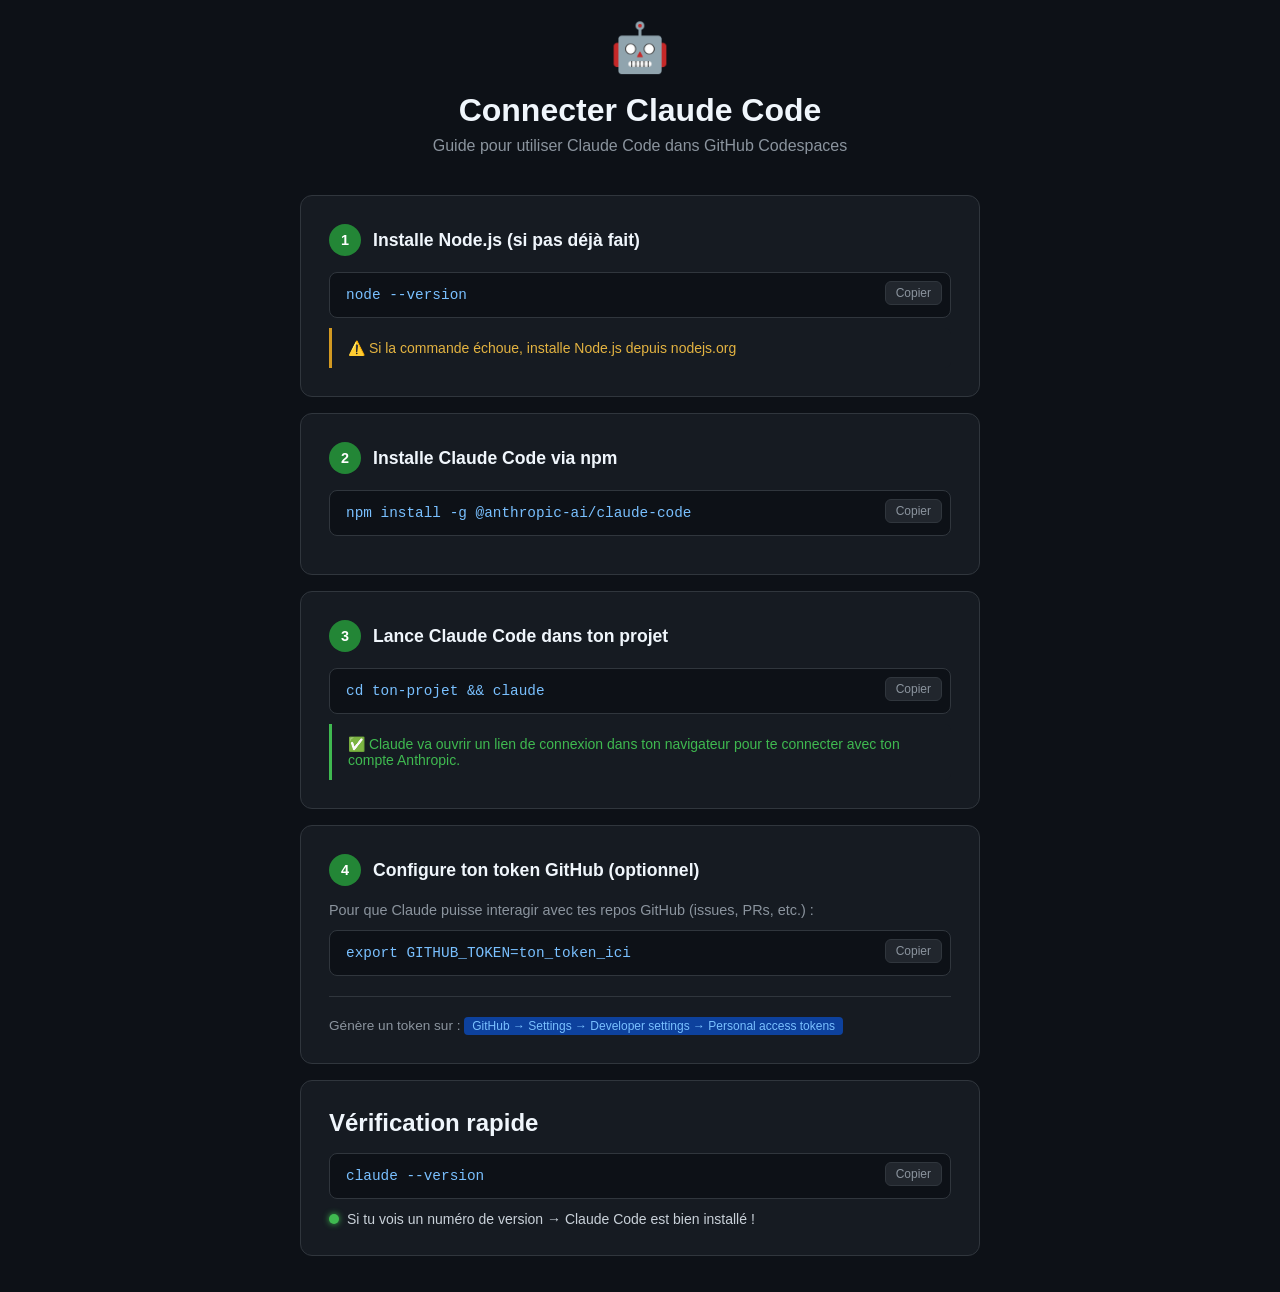
<file: claude-setup.html>
<!DOCTYPE html>
<html lang="fr">
<head>
  <meta charset="UTF-8" />
  <meta name="viewport" content="width=device-width, initial-scale=1.0"/>
  <title>Connecter Claude Code à GitHub</title>
  <style>
    * { box-sizing: border-box; margin: 0; padding: 0; }

    body {
      font-family: 'Segoe UI', sans-serif;
      background: #0d1117;
      color: #c9d1d9;
      min-height: 100vh;
      display: flex;
      align-items: center;
      justify-content: center;
      padding: 20px;
    }

    .container {
      max-width: 680px;
      width: 100%;
    }

    .header {
      text-align: center;
      margin-bottom: 40px;
    }

    .header h1 {
      font-size: 2rem;
      color: #f0f6fc;
      margin-bottom: 8px;
    }

    .header p {
      color: #8b949e;
      font-size: 1rem;
    }

    .logo {
      font-size: 3rem;
      margin-bottom: 16px;
    }

    .card {
      background: #161b22;
      border: 1px solid #30363d;
      border-radius: 12px;
      padding: 28px;
      margin-bottom: 16px;
    }

    .step-number {
      display: inline-flex;
      align-items: center;
      justify-content: center;
      width: 32px;
      height: 32px;
      background: #238636;
      color: #fff;
      border-radius: 50%;
      font-weight: bold;
      font-size: 0.9rem;
      margin-right: 12px;
      flex-shrink: 0;
    }

    .step-header {
      display: flex;
      align-items: center;
      margin-bottom: 16px;
    }

    .step-header h2 {
      font-size: 1.1rem;
      color: #f0f6fc;
    }

    .code-block {
      background: #0d1117;
      border: 1px solid #30363d;
      border-radius: 8px;
      padding: 14px 16px;
      font-family: 'Courier New', monospace;
      font-size: 0.9rem;
      color: #79c0ff;
      position: relative;
      margin-bottom: 10px;
    }

    .copy-btn {
      position: absolute;
      top: 8px;
      right: 8px;
      background: #21262d;
      border: 1px solid #30363d;
      color: #8b949e;
      padding: 4px 10px;
      border-radius: 6px;
      cursor: pointer;
      font-size: 0.75rem;
      transition: all 0.2s;
    }

    .copy-btn:hover {
      background: #30363d;
      color: #c9d1d9;
    }

    .copy-btn.copied {
      color: #3fb950;
      border-color: #3fb950;
    }

    .note {
      background: #161b22;
      border-left: 3px solid #d29922;
      padding: 12px 16px;
      border-radius: 0 6px 6px 0;
      font-size: 0.875rem;
      color: #e3b341;
      margin-top: 10px;
    }

    .success-note {
      border-left-color: #3fb950;
      color: #3fb950;
    }

    .action-btn {
      display: block;
      width: 100%;
      padding: 14px;
      background: #238636;
      color: #fff;
      border: none;
      border-radius: 8px;
      font-size: 1rem;
      font-weight: 600;
      cursor: pointer;
      text-align: center;
      text-decoration: none;
      transition: background 0.2s;
      margin-top: 10px;
    }

    .action-btn:hover {
      background: #2ea043;
    }

    .divider {
      border: none;
      border-top: 1px solid #30363d;
      margin: 20px 0;
    }

    .tag {
      display: inline-block;
      background: #0d419d;
      color: #79c0ff;
      padding: 2px 8px;
      border-radius: 4px;
      font-size: 0.75rem;
      margin-right: 6px;
    }

    .status-indicator {
      display: flex;
      align-items: center;
      gap: 8px;
      margin-top: 12px;
      font-size: 0.875rem;
    }

    .dot {
      width: 10px;
      height: 10px;
      border-radius: 50%;
      background: #8b949e;
    }

    .dot.active {
      background: #3fb950;
      box-shadow: 0 0 6px #3fb950;
      animation: pulse 1.5s infinite;
    }

    @keyframes pulse {
      0%, 100% { opacity: 1; }
      50% { opacity: 0.4; }
    }
  </style>
</head>
<body>

<div class="container">

  <div class="header">
    <div class="logo">🤖</div>
    <h1>Connecter Claude Code</h1>
    <p>Guide pour utiliser Claude Code dans GitHub Codespaces</p>
  </div>

  <!-- Étape 1 -->
  <div class="card">
    <div class="step-header">
      <span class="step-number">1</span>
      <h2>Installe Node.js (si pas déjà fait)</h2>
    </div>
    <div class="code-block">
      node --version
      <button class="copy-btn" onclick="copyCode(this, 'node --version')">Copier</button>
    </div>
    <div class="note">
      ⚠️ Si la commande échoue, installe Node.js depuis nodejs.org
    </div>
  </div>

  <!-- Étape 2 -->
  <div class="card">
    <div class="step-header">
      <span class="step-number">2</span>
      <h2>Installe Claude Code via npm</h2>
    </div>
    <div class="code-block">
      npm install -g @anthropic-ai/claude-code
      <button class="copy-btn" onclick="copyCode(this, 'npm install -g @anthropic-ai/claude-code')">Copier</button>
    </div>
  </div>

  <!-- Étape 3 -->
  <div class="card">
    <div class="step-header">
      <span class="step-number">3</span>
      <h2>Lance Claude Code dans ton projet</h2>
    </div>
    <div class="code-block">
      cd ton-projet && claude
      <button class="copy-btn" onclick="copyCode(this, 'cd ton-projet && claude')">Copier</button>
    </div>
    <div class="note success-note">
      ✅ Claude va ouvrir un lien de connexion dans ton navigateur pour te connecter avec ton compte Anthropic.
    </div>
  </div>

  <!-- Étape 4 -->
  <div class="card">
    <div class="step-header">
      <span class="step-number">4</span>
      <h2>Configure ton token GitHub (optionnel)</h2>
    </div>
    <p style="font-size:0.9rem; color:#8b949e; margin-bottom:12px;">
      Pour que Claude puisse interagir avec tes repos GitHub (issues, PRs, etc.) :
    </p>
    <div class="code-block">
      export GITHUB_TOKEN=ton_token_ici
      <button class="copy-btn" onclick="copyCode(this, 'export GITHUB_TOKEN=ton_token_ici')">Copier</button>
    </div>
    <hr class="divider"/>
    <p style="font-size:0.85rem; color:#8b949e;">
      Génère un token sur : <span class="tag">GitHub → Settings → Developer settings → Personal access tokens</span>
    </p>
  </div>

  <!-- Statut -->
  <div class="card">
    <h2 style="color:#f0f6fc; margin-bottom:16px;">Vérification rapide</h2>
    <div class="code-block">
      claude --version
      <button class="copy-btn" onclick="copyCode(this, 'claude --version')">Copier</button>
    </div>
    <div class="status-indicator">
      <div class="dot active"></div>
      <span>Si tu vois un numéro de version → Claude Code est bien installé !</span>
    </div>
  </div>

</div>

<script>
  function copyCode(btn, text) {
    navigator.clipboard.writeText(text).then(() => {
      btn.textContent = 'Copié !';
      btn.classList.add('copied');
      setTimeout(() => {
        btn.textContent = 'Copier';
        btn.classList.remove('copied');
      }, 2000);
    });
  }
</script>

</body>
</html>
</file>
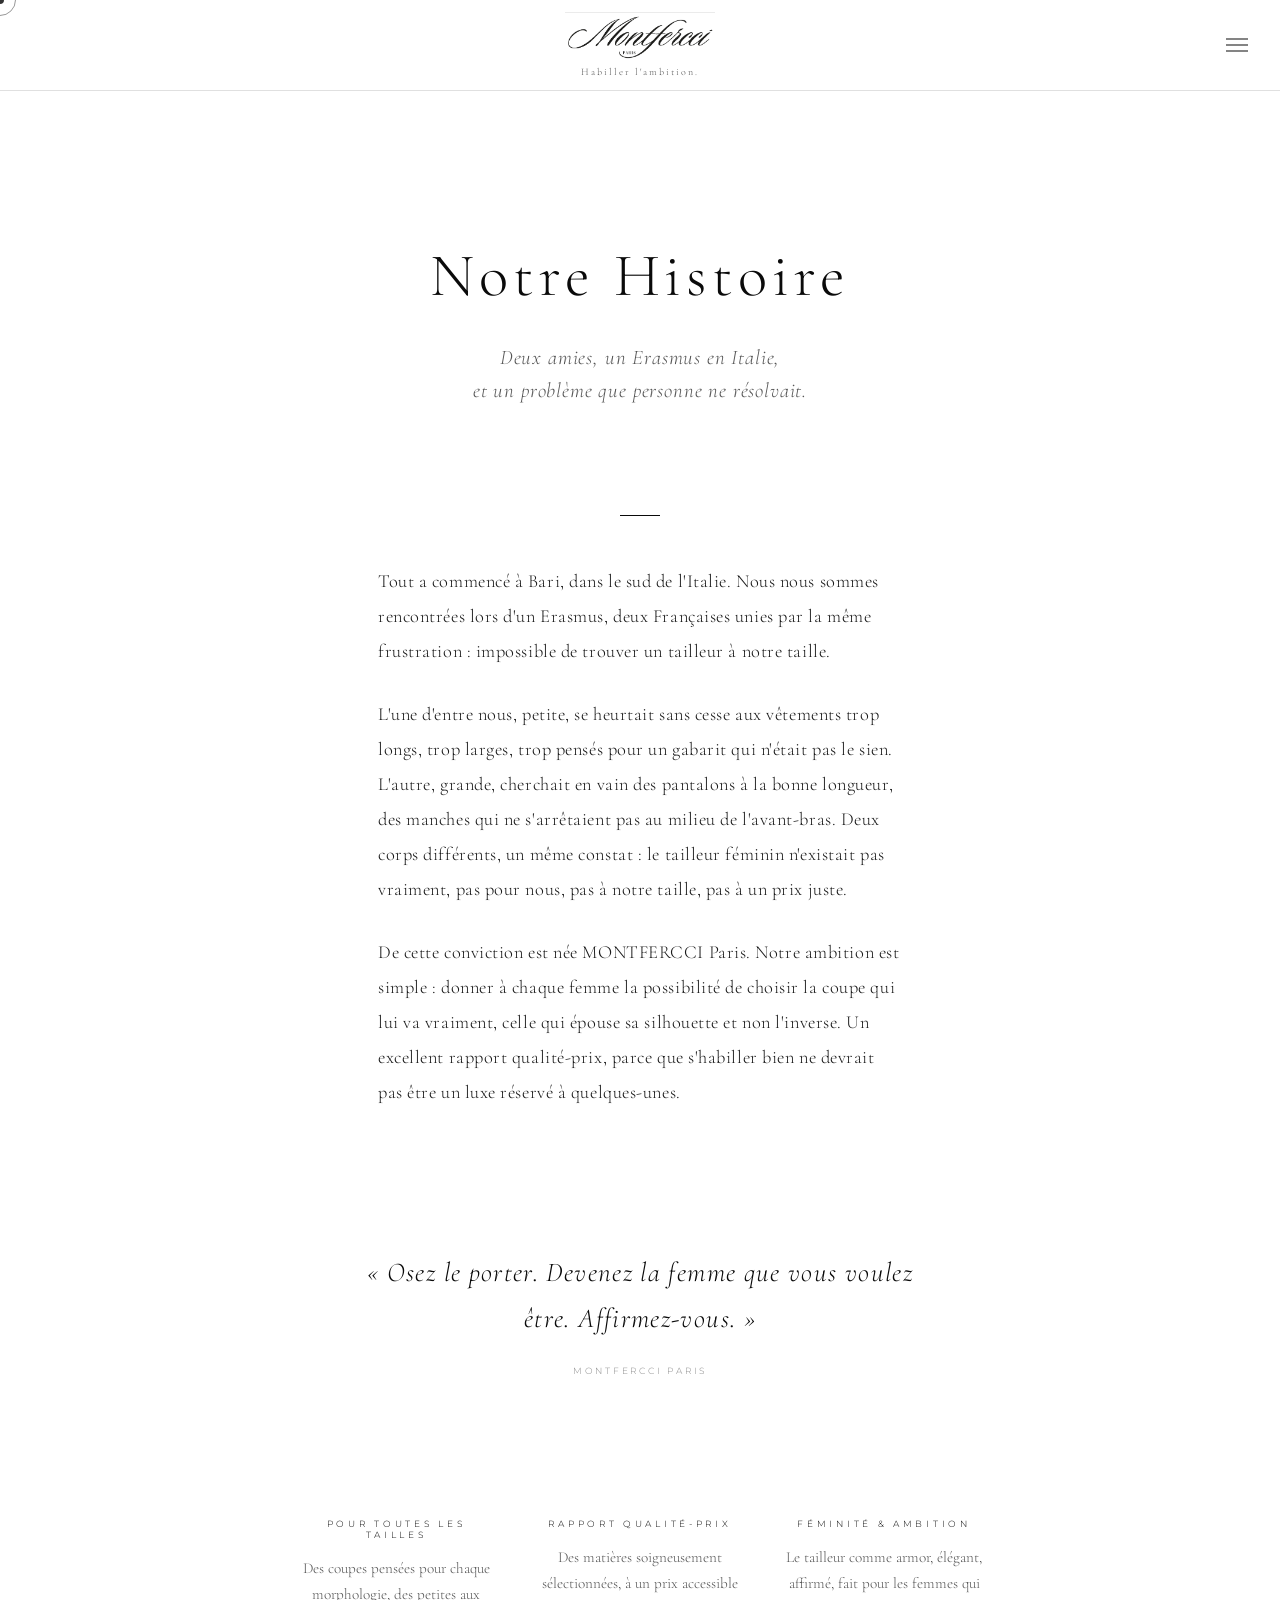
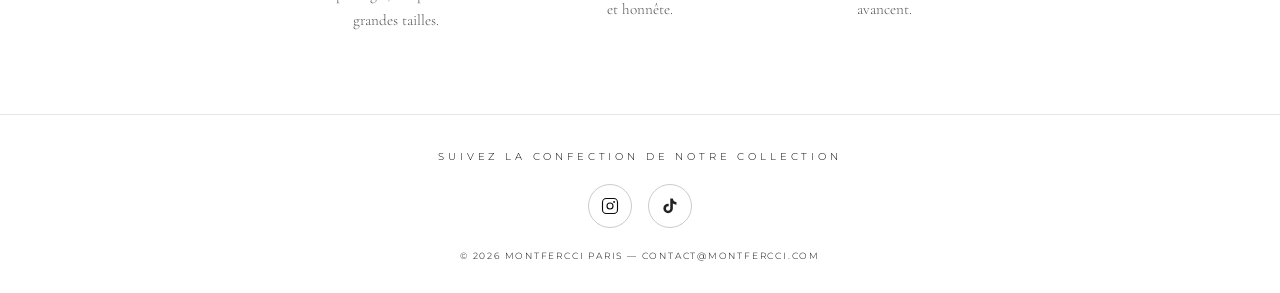
<file: notre-histoire.html>
<!DOCTYPE html>
<html lang="fr">
<head>
<meta charset="UTF-8">
<meta name="viewport" content="width=device-width, initial-scale=1.0">
<title>Notre Histoire — MONTFERCCI Paris</title>
<link href="https://fonts.googleapis.com/css2?family=Cormorant+Garamond:ital,wght@0,300;0,400;0,500;1,300;1,400&family=Montserrat:wght@300;400&display=swap" rel="stylesheet">
<style>
*,*::before,*::after{margin:0;padding:0;box-sizing:border-box}
html{scroll-behavior:smooth}
body{background:#fff;color:#0a0a0a;font-family:'Montserrat',sans-serif;font-weight:300;overflow-x:hidden;cursor:none}

.cursor{position:fixed;width:8px;height:8px;background:#333333;border-radius:50%;pointer-events:none;z-index:9999;transform:translate(-50%,-50%)}
.cursor-ring{position:fixed;width:32px;height:32px;border:1px solid #333333;border-radius:50%;pointer-events:none;z-index:9998;transform:translate(-50%,-50%);transition:all .15s ease;opacity:.5}

header{
  position:fixed;top:0;left:0;right:0;z-index:100;
  padding:12px 48px;display:flex;align-items:center;justify-content:center;
  border-bottom:1px solid rgba(51,51,51,.15);
  background:rgba(255,255,255,.92);backdrop-filter:blur(12px);
  animation:slideDown .8s ease forwards;
}
.logo-link{text-decoration:none;display:flex;flex-direction:column;align-items:center;justify-content:center}
.logo-img{height:50px;width:auto;display:block}
.logo-tagline{display:block;font-family:'Cormorant Garamond',serif;font-size:10px;letter-spacing:.2em;color:#555;margin-top:4px}
.burger{position:absolute;right:24px;top:50%;transform:translateY(-50%);background:none;border:none;cursor:none;display:flex;flex-direction:column;gap:5px;padding:8px;z-index:110}
.burger span{display:block;width:22px;height:1px;background:#0a0a0a;transition:all .3s ease}
.dropdown-menu{position:fixed;top:0;right:0;width:260px;height:100vh;background:#fff;z-index:105;display:flex;flex-direction:column;justify-content:flex-start;padding:100px 40px 48px;transform:translateX(100%);transition:transform .4s cubic-bezier(.77,0,.175,1)}
.dropdown-menu.open{transform:translateX(0)}
.dropdown-menu a{font-family:'Cormorant Garamond',serif;font-size:1.6rem;font-weight:300;letter-spacing:.06em;color:#0a0a0a;text-decoration:none;padding:14px 0;border-bottom:1px solid rgba(51,51,51,.1);cursor:none;transition:opacity .2s}
.dropdown-menu a:last-child{border-bottom:none}
.dropdown-menu a:hover{opacity:.4}
.menu-overlay{position:fixed;inset:0;background:rgba(0,0,0,.2);z-index:104;opacity:0;pointer-events:none;transition:opacity .4s}
.menu-overlay.open{opacity:1;pointer-events:all}

.page-content{padding-top:160px;min-height:100vh}

.histoire-hero{
  text-align:center;
  padding:80px 48px 60px;
  max-width:780px;
  margin:0 auto;
  animation:fadeUp 1.1s .2s ease both;
}
.histoire-hero h1{
  font-family:'Cormorant Garamond',serif;
  font-size:clamp(2.2rem,6vw,3.8rem);
  font-weight:300;
  letter-spacing:.08em;
  margin-bottom:28px;
  line-height:1.2;
}
.histoire-hero .sous-titre{
  font-family:'Cormorant Garamond',serif;
  font-style:italic;
  font-size:clamp(1rem,2.5vw,1.3rem);
  font-weight:300;
  color:#555;
  letter-spacing:.04em;
  line-height:1.6;
}

.separateur{
  width:40px;
  height:1px;
  background:#0a0a0a;
  margin:48px auto;
  animation:fadeIn 1s .6s ease both;
}

.section-texte{
  max-width:620px;
  margin:0 auto;
  padding:0 48px 80px;
  animation:fadeUp 1.1s .4s ease both;
}
.section-texte p{
  font-family:'Cormorant Garamond',serif;
  font-size:clamp(1rem,2vw,1.15rem);
  font-weight:300;
  line-height:1.9;
  letter-spacing:.03em;
  color:#1a1a1a;
  margin-bottom:28px;
}
.section-texte p:last-child{margin-bottom:0}

.citation{
  text-align:center;
  padding:60px 48px;
  background:#fff;
  animation:fadeIn 1s .5s ease both;
}
.citation blockquote{
  font-family:'Cormorant Garamond',serif;
  font-style:italic;
  font-size:clamp(1.2rem,3vw,1.7rem);
  font-weight:300;
  letter-spacing:.05em;
  color:#0a0a0a;
  max-width:600px;
  margin:0 auto;
  line-height:1.7;
}
.citation cite{
  display:block;
  margin-top:20px;
  font-family:'Montserrat',sans-serif;
  font-size:.58rem;
  letter-spacing:.3em;
  text-transform:uppercase;
  color:#888;
  font-style:normal;
}

.valeurs{
  max-width:780px;
  margin:0 auto;
  padding:80px 48px;
  display:grid;
  grid-template-columns:repeat(3,1fr);
  gap:48px;
  animation:fadeUp 1.1s .5s ease both;
}
.valeur{text-align:center}
.valeur-titre{
  font-family:'Montserrat',sans-serif;
  font-size:.58rem;
  letter-spacing:.4em;
  text-transform:uppercase;
  margin-bottom:16px;
}
.valeur-texte{
  font-family:'Cormorant Garamond',serif;
  font-size:.95rem;
  line-height:1.7;
  color:#555;
}

footer{border-top:1px solid rgba(51,51,51,.12);padding:36px 48px 32px;display:flex;flex-direction:column;align-items:center;gap:22px;animation:fadeIn 1.2s 1.2s ease both}
.footer-label{font-size:.6rem;letter-spacing:.4em;color:#0a0a0a;text-transform:uppercase;text-align:center}
.social-links{display:flex;gap:16px}
.social-link{display:flex;align-items:center;justify-content:center;width:44px;height:44px;border:1px solid rgba(51,51,51,.25);border-radius:50%;color:#0a0a0a;text-decoration:none;transition:all .3s;cursor:none}
.social-link:hover{border-color:#0a0a0a}
.social-link svg{width:18px;height:18px}
.footer-bottom{font-size:.56rem;letter-spacing:.2em;color:#0a0a0a;text-transform:uppercase;text-align:center}

@keyframes fadeUp{from{opacity:0;transform:translateY(30px)}to{opacity:1;transform:translateY(0)}}
@keyframes fadeIn{from{opacity:0}to{opacity:1}}
@keyframes slideDown{from{opacity:0;transform:translateY(-20px)}to{opacity:1;transform:translateY(0)}}

@media(max-width:480px){
  header{padding:12px 24px}
  .histoire-hero{padding:60px 24px 40px}
  .section-texte{padding:0 24px 60px}
  .valeurs{grid-template-columns:1fr;gap:36px;padding:60px 24px}
  .citation{padding:48px 24px}
  footer{padding:36px 24px 32px}
}
</style>
</head>
<body>

<div class="cursor" id="cursor"></div>
<div class="cursor-ring" id="cursorRing"></div>

<header>
  <a href="index.html" class="logo-link">
    <img src="[data-uri]" class="logo-img" alt="Montfercci Paris">
    <span class="logo-tagline">Habiller l'ambition.</span>
  </a>
  <button class="burger" id="burger" aria-label="Menu">
    <span></span><span></span><span></span>
  </button>
</header>
<div class="menu-overlay" id="menuOverlay"></div>
<nav class="dropdown-menu" id="dropdownMenu">
  <a href="index.html">Nos Tieleurs</a>
  <a href="notre-histoire.html">Notre Histoire</a>
</nav>

<main class="page-content">

  <div class="histoire-hero">
    <h1>Notre Histoire</h1>
    <p class="sous-titre">Deux amies, un Erasmus en Italie,<br>et un problème que personne ne résolvait.</p>
  </div>

  <div class="separateur"></div>

  <div class="section-texte">
    <p>Tout a commencé à Bari, dans le sud de l'Italie. Nous nous sommes rencontrées lors d'un Erasmus, deux Françaises unies par la même frustration : impossible de trouver un tailleur à notre taille.</p>
    <p>L'une d'entre nous, petite, se heurtait sans cesse aux vêtements trop longs, trop larges, trop pensés pour un gabarit qui n'était pas le sien. L'autre, grande, cherchait en vain des pantalons à la bonne longueur, des manches qui ne s'arrêtaient pas au milieu de l'avant-bras. Deux corps différents, un même constat : le tailleur féminin n'existait pas vraiment, pas pour nous, pas à notre taille, pas à un prix juste.</p>
    <p>De cette conviction est née MONTFERCCI Paris. Notre ambition est simple : donner à chaque femme la possibilité de choisir la coupe qui lui va vraiment, celle qui épouse sa silhouette et non l'inverse. Un excellent rapport qualité-prix, parce que s'habiller bien ne devrait pas être un luxe réservé à quelques-unes.</p>
  </div>

  <div class="citation">
    <blockquote>
      « Osez le porter. Devenez la femme que vous voulez être. Affirmez-vous. »
      <cite>Montfercci Paris</cite>
    </blockquote>
  </div>

  <div class="valeurs">
    <div class="valeur">
      <p class="valeur-titre">Pour toutes les tailles</p>
      <p class="valeur-texte">Des coupes pensées pour chaque morphologie, des petites aux grandes tailles.</p>
    </div>
    <div class="valeur">
      <p class="valeur-titre">Rapport qualité-prix</p>
      <p class="valeur-texte">Des matières soigneusement sélectionnées, à un prix accessible et honnête.</p>
    </div>
    <div class="valeur">
      <p class="valeur-titre">Féminité & ambition</p>
      <p class="valeur-texte">Le tailleur comme armor, élégant, affirmé, fait pour les femmes qui avancent.</p>
    </div>
  </div>

</main>

<footer>
  <p class="footer-label">Suivez la confection de notre collection</p>
  <div class="social-links">
    <a href="https://instagram.com" target="_blank" class="social-link" aria-label="Instagram">
      <svg viewBox="0 0 24 24" fill="none" stroke="currentColor" stroke-width="1.5" stroke-linecap="round" stroke-linejoin="round"><rect x="2" y="2" width="20" height="20" rx="5"/><circle cx="12" cy="12" r="4"/><circle cx="17.5" cy="6.5" r=".5" fill="currentColor"/></svg>
    </a>
    <a href="https://tiktok.com" target="_blank" class="social-link" aria-label="TikTok">
      <svg viewBox="0 0 24 24" fill="currentColor"><path d="M19.59 6.69a4.83 4.83 0 0 1-3.77-4.25V2h-3.45v13.67a2.89 2.89 0 0 1-2.88 2.5 2.89 2.89 0 0 1-2.89-2.89 2.89 2.89 0 0 1 2.89-2.89c.28 0 .54.04.79.1V9.01a6.33 6.33 0 0 0-.79-.05 6.34 6.34 0 0 0-6.34 6.34 6.34 6.34 0 0 0 6.34 6.34 6.34 6.34 0 0 0 6.33-6.34V8.69a8.12 8.12 0 0 0 4.77 1.52V6.76a4.85 4.85 0 0 1-1-.07z" opacity=".9"/></svg>
    </a>
  </div>
  <p class="footer-bottom">© 2026 Montfercci Paris — contact@montfercci.com</p>
</footer>

<script>
const cursor = document.getElementById('cursor');
const cursorRing = document.getElementById('cursorRing');
let mouseX=0,mouseY=0,ringX=0,ringY=0;
document.addEventListener('mousemove',e=>{mouseX=e.clientX;mouseY=e.clientY;cursor.style.left=mouseX+'px';cursor.style.top=mouseY+'px'});
(function animRing(){ringX+=(mouseX-ringX)*.12;ringY+=(mouseY-ringY)*.12;cursorRing.style.left=ringX+'px';cursorRing.style.top=ringY+'px';requestAnimationFrame(animRing)})();
document.querySelectorAll('a,button').forEach(el=>{
  el.addEventListener('mouseenter',()=>{cursorRing.style.transform='translate(-50%,-50%) scale(1.5)';cursorRing.style.opacity='1'});
  el.addEventListener('mouseleave',()=>{cursorRing.style.transform='translate(-50%,-50%) scale(1)';cursorRing.style.opacity='.5'});
});
const burger = document.getElementById('burger');
const menu = document.getElementById('dropdownMenu');
const overlay = document.getElementById('menuOverlay');
burger.addEventListener('click', () => {
  menu.classList.toggle('open');
  overlay.classList.toggle('open');
});
overlay.addEventListener('click', () => {
  menu.classList.remove('open');
  overlay.classList.remove('open');
});
</script>
</body>
</html>
</file>
